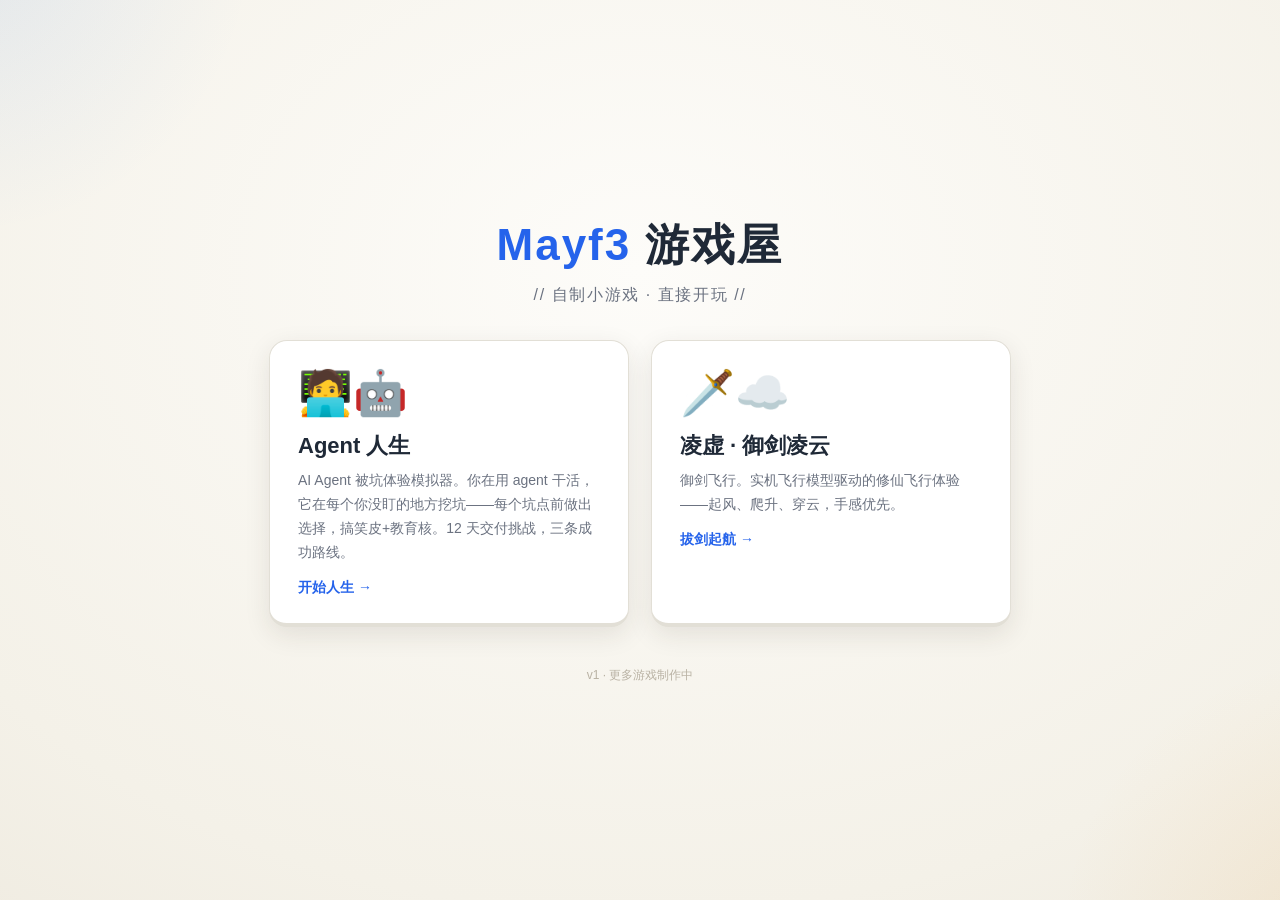
<file: index.html>
<!DOCTYPE html>
<html lang="zh-CN">
<head>
<meta charset="UTF-8">
<meta name="viewport" content="width=device-width, initial-scale=1.0">
<title>Mayf3 游戏屋</title>
<style>
:root{--ink:#1f2937;--subtle:#6b7280;--accent:#2563eb;--border:#e2dfd6}
*{box-sizing:border-box;margin:0;padding:0}
body{font-family:"PingFang SC","Noto Sans SC",sans-serif;color:var(--ink);min-height:100vh;
  background:
    radial-gradient(circle 420px at -40px -60px, rgba(59,130,246,.10), transparent 70%),
    radial-gradient(circle 400px at calc(100% + 60px) calc(100% + 40px), rgba(242,166,64,.12), transparent 70%),
    radial-gradient(120% 130% at 50% 30%, #fdfcf9 0%, #f4f1e8 55%, #e8e2d5 100%);
  background-attachment:fixed;display:flex;flex-direction:column;align-items:center;justify-content:center;
  min-height:100vh;padding:24px}
h1{font-size:44px;font-weight:800;letter-spacing:2px}
h1 .en{color:var(--accent)}
.subtitle{color:var(--subtle);margin:10px 0 34px;font-size:16px;letter-spacing:.1em}
.cards{display:flex;gap:22px;flex-wrap:wrap;justify-content:center;max-width:820px}
.card{display:block;width:360px;background:#fff;border:1px solid var(--border);border-bottom-width:4px;
  border-radius:18px;padding:26px 28px;text-decoration:none;color:var(--ink);
  box-shadow:0 8px 26px rgba(46,41,26,.10);transition:transform .18s cubic-bezier(.34,1.56,.64,1),box-shadow .18s,border-color .18s}
.card:hover{transform:translateY(-4px);border-color:var(--accent);box-shadow:0 14px 34px rgba(37,99,235,.18)}
.card .icon{font-size:44px;margin-bottom:12px}
.card h2{font-size:22px;margin-bottom:8px}
.card p{font-size:14px;color:var(--subtle);line-height:1.7}
.card .go{display:inline-block;margin-top:14px;color:var(--accent);font-weight:700;font-size:14px}
.footer{margin-top:40px;color:#b9b2a4;font-size:12px}
</style>
</head>
<body>
<h1><span class="en">Mayf3</span> 游戏屋</h1>
<div class="subtitle">// 自制小游戏 · 直接开玩 //</div>
<div class="cards">
  <a class="card" href="/agent-life/">
    <div class="icon">🧑‍💻🤖</div>
    <h2>Agent 人生</h2>
    <p>AI Agent 被坑体验模拟器。你在用 agent 干活，它在每个你没盯的地方挖坑——每个坑点前做出选择，搞笑皮+教育核。12 天交付挑战，三条成功路线。</p>
    <span class="go">开始人生 →</span>
  </a>
  <a class="card" href="/lingxu/">
    <div class="icon">🗡️☁️</div>
    <h2>凌虚 · 御剑凌云</h2>
    <p>御剑飞行。实机飞行模型驱动的修仙飞行体验——起风、爬升、穿云，手感优先。</p>
    <span class="go">拔剑起航 →</span>
  </a>
</div>
<div class="footer">v1 · 更多游戏制作中</div>
</body>
</html>
</file>
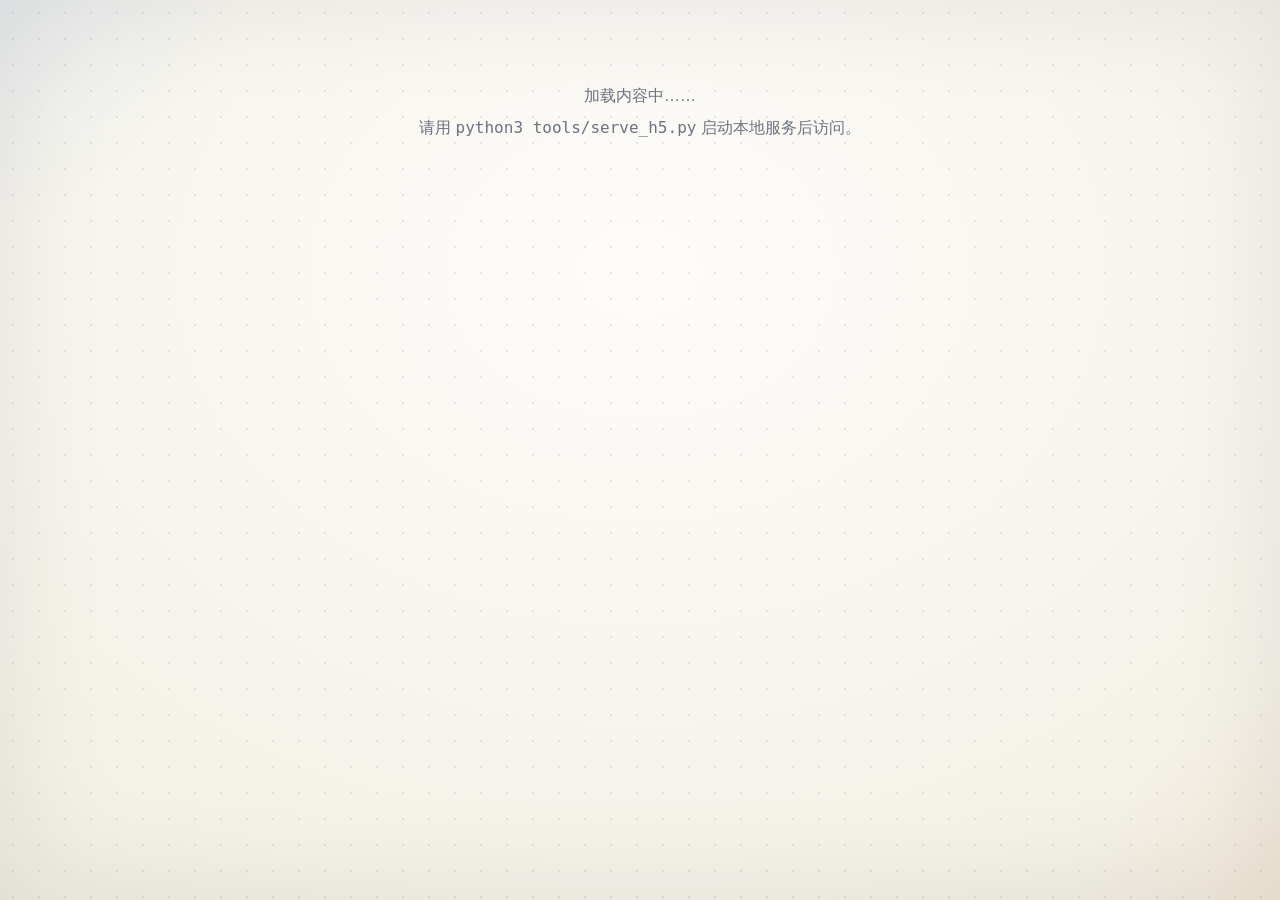
<file: agent-life/index.html>
<!DOCTYPE html>
<html lang="zh-CN">
<head>
<meta charset="UTF-8">
<meta name="viewport" content="width=device-width, initial-scale=1.0">
<title>Agent 人生 · H5 预览</title>
<style>
/* v3 视觉体系（对齐 Godot 版 + Gemini 参数 2026-11-17）+ 动效层：暖纸亮色 / 卡片厚边投影 / 双色光斑 / 逐条出现+打字机 */
:root{
  --bg:#f6f4ef; --panel:#ffffff; --text:#1f2937; --subtle:#6b7280;
  --accent:#2563eb; --good:#059669; --bad:#dc2626; --warn:#b45309;
  --border:#e2dfd6; --divider:#e5e1d8; --shadow:rgba(46,41,26,.08);
  --u-bg:#eff6ff; --a-bg:#ecfdf5; --s-bg:#fffbeb;
}
*{box-sizing:border-box;margin:0;padding:0}
html{background:#e8e2d5}
body{
  font-family:"PingFang SC","Noto Sans SC",sans-serif;color:var(--text);min-height:100vh;
  background:
    radial-gradient(circle 460px at -60px -80px, rgba(59,130,246,.10), transparent 70%),
    radial-gradient(circle 420px at calc(100% + 80px) calc(100% + 60px), rgba(242,166,64,.12), transparent 70%),
    radial-gradient(120% 130% at 50% 30%, #fdfcf9 0%, #f4f1e8 55%, #e8e2d5 100%);
  background-attachment:fixed;
}
/* 程序员点阵手账纹理（低存在感） */
body::before{
  content:"";position:fixed;inset:0;pointer-events:none;z-index:0;
  background-image:radial-gradient(rgba(100,116,139,.16) 1px, transparent 1px);
  background-size:26px 26px;
}
/* 暗角：聚拢视线 */
body::after{
  content:"";position:fixed;inset:0;pointer-events:none;z-index:1;
  box-shadow:inset 0 0 120px rgba(15,23,42,.08);
}
#app,#mascot{position:relative;z-index:2}

/* 危机警报呼吸层（任一数值 <25） */
#alarm{position:fixed;inset:0;pointer-events:none;z-index:15;opacity:0;
  box-shadow:inset 0 0 90px rgba(239,68,68,.25);transition:opacity .6s}
#alarm.on{animation:alarmBreath 1.5s ease-in-out infinite alternate;opacity:1}
@keyframes alarmBreath{from{opacity:.35}to{opacity:1}}
#app{max-width:900px;margin:0 auto;padding:0 20px 60px}

/* 顶栏托盘 */
.topbar{position:sticky;top:0;z-index:30;display:flex;align-items:center;gap:12px;flex-wrap:wrap;
  padding:12px 18px;margin:0 -20px 18px;background:rgba(255,255,255,.72);
  border-bottom:1px solid #e6e0d4;backdrop-filter:blur(6px);box-shadow:0 2px 10px rgba(46,41,26,.05)}
.scenario{font-size:21px;font-weight:700;color:var(--accent)}
.turn{color:var(--subtle);font-size:14px}
.spacer{flex:1}
.pill{position:relative;overflow:hidden;background:#fff;border:1px solid var(--border);border-radius:14px;
  padding:6px 13px;font-size:13px;color:var(--subtle);display:flex;gap:7px;align-items:center;
  box-shadow:0 3px 8px var(--shadow);transition:transform .3s}
.pill .fill{position:absolute;left:0;top:0;bottom:0;width:0;transition:width .5s cubic-bezier(.34,1.56,.64,1);
  background:rgba(15,23,42,.05);pointer-events:none}
.pill.bad .fill{background:rgba(220,38,38,.10)} .pill.good .fill{background:rgba(5,150,105,.10)}
.pill b{font-size:17px;font-weight:700;color:var(--text);position:relative}
.pill .pname,.pill b{position:relative;z-index:1}
.pill.bad{border-color:rgba(220,38,38,.55)} .pill.bad b,.pill.bad .pname{color:var(--bad)}
.pill.good{border-color:rgba(5,150,105,.5)} .pill.good b,.pill.good .pname{color:var(--good)}
.pill.flash{animation:pillFlash .6s ease}
@keyframes pillFlash{30%{box-shadow:0 0 0 5px rgba(37,99,235,.18);transform:scale(1.08)}}
.pill.shake{animation:pillShake .3s ease}
@keyframes pillShake{25%{transform:translateX(-4px)}75%{transform:translateX(4px)}}
.pill .predot{position:absolute;top:-5px;right:10px;width:8px;height:8px;border-radius:50%;
  background:var(--accent);opacity:0;transform:scale(.4)}
.pill.pred .predot{opacity:1;animation:dotPulse .8s ease-in-out infinite alternate}
@keyframes dotPulse{from{transform:scale(.5)}to{transform:scale(1.1)}}
.pill.flash{animation:pillFlash .6s ease}
@keyframes pillFlash{30%{box-shadow:0 0 0 5px rgba(37,99,235,.18);transform:scale(1.08)}}

/* 聊天区：逐条入场 + 打字机 */
.chat{display:flex;flex-direction:column;gap:14px}
.msg{display:flex;gap:12px;align-items:flex-start;opacity:0;transform:translateY(14px);animation:msgIn .38s ease forwards}
@keyframes msgIn{to{opacity:1;transform:none}}
.badge{flex:0 0 46px;width:46px;height:46px;border-radius:50%;display:flex;align-items:center;justify-content:center;
  font-size:21px;border:1px solid;box-shadow:0 3px 8px var(--shadow)}
.badge.user{background:var(--u-bg);border-color:rgba(37,99,235,.55)}
.badge.agent{background:var(--a-bg);border-color:rgba(5,150,105,.55)}
.badge.system{background:var(--s-bg);border-color:rgba(180,83,9,.5)}
.bubble{flex:1;background:#fff;border:1px solid var(--border);border-left-width:4px;border-bottom-width:3px;
  border-radius:4px 12px 12px 4px;padding:11px 16px;box-shadow:0 5px 14px var(--shadow);
  font-size:17px;line-height:1.8}
.msg.user .bubble{background:var(--u-bg);border-left-color:var(--accent)}
.msg.agent .bubble{background:var(--a-bg);border-left-color:var(--good)}
.msg.system .bubble{background:var(--s-bg);border-left-color:var(--warn);color:#475569}
.who-tag{font-size:11px;letter-spacing:.05em;opacity:.55;margin-bottom:3px;font-weight:600}
.cursor{display:inline-block;width:10px;color:var(--accent);animation:blink .8s steps(1) infinite;font-weight:700}
@keyframes blink{50%{opacity:0}}
.title-row{display:flex;align-items:center;gap:12px;margin:14px 0 8px}
.title-row .bar{flex:0 0 6px;height:34px;border-radius:3px;background:var(--accent)}
.title-row h1{font-size:27px;font-weight:800;letter-spacing:.5px}
.deltas{color:var(--subtle);font-size:14px;padding:4px 6px;animation:msgIn .3s ease}
.deltas .up{color:var(--good);font-weight:700} .deltas .down{color:var(--bad);font-weight:700}

/* 选项区 */
.choices{margin-top:24px;border-top:1px solid var(--divider);padding-top:18px;display:flex;flex-direction:column;gap:12px}
.choice{
  position:relative;display:flex;gap:13px;align-items:stretch;width:100%;text-align:left;cursor:pointer;
  background:#fff;border:1px solid var(--border);border-bottom-width:3px;border-radius:12px;
  padding:15px 18px 15px 15px;font-size:16px;line-height:1.6;color:var(--text);
  box-shadow:0 5px 16px var(--shadow);
  transition:transform .16s cubic-bezier(.34,1.56,.64,1),box-shadow .16s ease,background .16s ease,border-color .16s ease;
  animation:msgIn .3s ease backwards}
.choice:nth-child(2){animation-delay:.06s} .choice:nth-child(3){animation-delay:.12s} .choice:nth-child(4){animation-delay:.18s}
.choice:hover{transform:scale(1.015);background:var(--u-bg);border-color:var(--accent);
  border-bottom-width:4px;box-shadow:0 8px 22px rgba(37,99,235,.18)}
.choice:active{transform:scale(.985);border-bottom-width:1px;box-shadow:0 2px 5px var(--shadow)}
.choice .bar{flex:0 0 4px;border-radius:2px;background:var(--accent)}
.choice .num{flex:0 0 24px;height:24px;border-radius:6px;background:#f1f5f9;border:1px solid #94a3b8;
  border-bottom-width:2px;color:#334155;display:flex;align-items:center;justify-content:center;
  font-size:13px;font-weight:700;align-self:center;box-shadow:0 1px 0 #94a3b8}
.choice.probe .num{background:#fffbeb;border-color:var(--warn);color:#92400e;box-shadow:0 1px 0 var(--warn)}
.choice.probe{color:#92400e}
.choice.probe .bar{background:var(--warn)}
.choice.probe:hover{background:#fffbeb;border-color:var(--warn);box-shadow:0 8px 22px rgba(180,83,9,.16)}
.choice.fade-out{opacity:0;transform:translateX(-16px);transition:opacity .2s,transform .2s}
.choice.chosen{background:#eff6ff;border-color:var(--accent);border-bottom-width:4px;box-shadow:0 8px 22px rgba(37,99,235,.18)}
.tagchip{flex:0 0 auto;background:rgba(180,83,9,.12);color:#92400e;border-radius:6px;padding:2px 9px;
  font-size:12px;font-weight:700;align-self:center}
.continue-btn{background:linear-gradient(180deg,#3b82f6,#2563eb);color:#fff;border:none;border-bottom:3px solid #1e40af;
  border-radius:12px;padding:15px;font-size:17px;font-weight:600;cursor:pointer;
  box-shadow:0 6px 18px rgba(37,99,235,.30);transition:filter .15s,transform .15s;animation:msgIn .3s ease}
.continue-btn:hover{filter:brightness(1.08);transform:translateY(-1px)}

/* 主菜单 */
.menu{position:relative;min-height:92vh;display:flex;flex-direction:column;align-items:center;justify-content:center;text-align:center;overflow:hidden}
.menu h1{font-size:64px;font-weight:800;letter-spacing:2px}
.menu h1 .en{color:var(--accent)} .menu h1 .cn{color:#111827}
.menu .subtitle{font-size:20px;color:var(--subtle);margin:10px 0 6px}
.menu .divider{width:420px;height:1px;background:var(--divider);margin:22px 0 30px}
.menu .choices{border-top:none;padding-top:0;width:380px;margin-top:0}
.menu .choice{justify-content:center;font-weight:600;font-size:17px;
  background:#fff;border-color:var(--accent);border-bottom-width:3px}
.menu .choice .num{display:none}
.menu .choice.subtle{border-color:var(--border);color:var(--text);font-weight:400}
.menu .quit{margin-top:26px;background:none;border:none;color:#9ca3af;font-size:14px;cursor:pointer}
.menu .quit:hover{color:var(--subtle)}
.menu .version{position:fixed;right:18px;bottom:12px;font-size:12px;color:#b9b2a4}
.deco{position:absolute;font-size:46px;opacity:.16;pointer-events:none;animation:floaty 6s ease-in-out infinite alternate}
.deco:nth-of-type(1){top:12%;left:12%}
.deco:nth-of-type(2){top:20%;right:14%;animation-delay:1.2s;font-size:38px}
.deco:nth-of-type(3){bottom:18%;left:16%;animation-delay:2s;font-size:40px}
.deco:nth-of-type(4){top:8%;right:34%;animation-delay:.6s;font-size:34px}
.deco:nth-of-type(5){bottom:12%;right:22%;animation-delay:1.6s;font-size:42px}
@keyframes floaty{from{transform:translateY(-10px) rotate(-6deg)}to{transform:translateY(10px) rotate(8deg)}}

/* 弹层 */
.overlay{position:fixed;inset:0;background:rgba(20,24,33,.55);display:flex;align-items:center;justify-content:center;padding:24px;z-index:20}
.panel{background:#fff;border:1px solid #dfd9ce;border-bottom-width:3px;border-radius:22px;max-width:700px;width:100%;
  padding:32px 36px;box-shadow:0 14px 48px rgba(15,18,26,.28);max-height:88vh;overflow:auto}
.panel .tag{font-size:13px;color:var(--accent);letter-spacing:.5px;font-weight:600}
.panel h2{font-size:27px;margin:6px 0 10px;font-weight:800}
.panel p{font-size:16px;line-height:1.8;margin:8px 0;color:var(--text)}
.panel .stats{display:flex;gap:4px;background:#f0eee6;border-radius:8px;padding:12px 8px;margin:16px 0}
.panel .stats div{flex:1;text-align:center}
.panel .stats i{display:block;font-style:normal;font-size:12px;color:var(--subtle);margin-bottom:2px}
.panel .stats b{font-size:21px;font-weight:800}
.panel .ledger{font-size:14px;color:var(--subtle);line-height:1.8;border-top:1px solid var(--divider);padding-top:12px}
.btn-row{display:flex;justify-content:center;gap:16px;margin-top:20px}
button.primary{background:linear-gradient(180deg,#3b82f6,#2563eb);color:#fff;border:none;border-bottom:3px solid #1e40af;
  border-radius:12px;padding:12px 30px;font-size:16px;font-weight:600;cursor:pointer;box-shadow:0 6px 16px rgba(37,99,235,.32);transition:filter .15s}
button.primary:hover{filter:brightness(1.08)}
button.plain{background:#fff;border:1px solid var(--border);border-bottom-width:2px;border-radius:12px;padding:12px 30px;font-size:16px;color:var(--subtle);cursor:pointer;transition:color .15s,border-color .15s}
button.plain:hover{color:var(--accent);border-color:var(--accent)}

/* 看板娘：默认右下角紧凑版；≥1440px 宽屏切右上舞台（避开 900px 内容列） */
#mascot{position:fixed;right:18px;bottom:18px;width:210px;text-align:center;z-index:32;
  display:flex;flex-direction:column;--ring:rgba(37,99,235,.25)}
#mascot.hidden{display:none}
#mascot .bubble2{position:relative;background:#fff;border:1px solid #d6e0f0;border-bottom-width:3px;border-radius:16px;
  padding:12px 14px;font-size:13px;line-height:1.7;color:#334155;min-height:56px;
  box-shadow:0 5px 16px rgba(46,41,26,.10)}
#mascot .bubble2::after{content:"";position:absolute;bottom:-6px;right:22px;width:11px;height:11px;
  background:#fff;border-right:1px solid #d6e0f0;border-bottom:1px solid #d6e0f0;transform:rotate(45deg)}
#mascot .face{width:72px;height:72px;margin:0 auto;border-radius:50%;
  background:linear-gradient(180deg,#f2f7ff,#eef4ff);border:2px solid #fff;
  box-shadow:0 6px 18px rgba(37,99,235,.20),0 0 0 6px var(--ring);
  display:flex;align-items:center;justify-content:center;font-size:34px;
  animation:breathe 3s ease-in-out infinite;transition:box-shadow .4s}
@keyframes breathe{0%,100%{transform:translateY(0) scale(1,1)}50%{transform:translateY(-4px) scale(.98,1.03)}}
#mascot .face.jelly{animation:jelly .46s cubic-bezier(.34,1.56,.64,1)}
@keyframes jelly{0%{transform:scale(1.25,.8)}45%{transform:scale(.9,1.15)}100%{transform:scale(1,1)}}
#mascot .name{font-size:12px;font-weight:600;color:var(--subtle);margin-top:7px}
@media (min-width:1440px){
  #mascot{right:26px;top:110px;bottom:auto;width:250px}
  #mascot .bubble2{font-size:14px;padding:13px 15px}
  #mascot .face{width:96px;height:96px;font-size:44px}
}
.loading{text-align:center;padding:80px 20px;color:var(--subtle);font-size:16px;line-height:2}

/* v0.7：轻提示与坑点卡结构化 */
.toast{position:fixed;bottom:24px;left:50%;transform:translateX(-50%);background:#111827;color:#f8fafc;
  border-radius:10px;padding:10px 20px;font-size:14px;z-index:40;box-shadow:0 8px 24px rgba(0,0,0,.3);
  animation:msgIn .25s ease}
.card-panel .warnbar{height:6px;border-radius:4px;margin:-12px -12px 14px;
  background:linear-gradient(90deg,#ef4444,#f59e0b)}
.defense-box{background:#f8fafc;border-left:4px solid #3b82f6;border-radius:0 8px 8px 0;
  padding:12px 16px;margin:12px 0}
.defense-title{font-weight:700;font-size:14px;color:#1e40af;margin-bottom:6px}
.defense-item{font-size:15px;line-height:1.9}
.mystery{color:#9ca3af}

.hint-box{background:#eff6ff;border-left:4px solid #3b82f6;border-radius:0 8px 8px 0;
  padding:12px 16px;margin:14px 0 4px;font-size:15px;line-height:1.7;color:#1e40af}
</style>
</head>
<body>
<div id="app"><div class="loading">加载内容中……<br>请用 <code>python3 tools/serve_h5.py</code> 启动本地服务后访问。</div></div>
<div id="alarm"></div>
<div id="mascot" class="hidden">
  <div class="bubble2" id="m-line">我是小D，全程陪跑～</div>
  <div class="face" id="m-face">🙂</div>
  <div class="name">小D</div>
</div>
<script src="rules.js"></script>
<script src="engine.js?v=7"></script>
</body>
</html>
</file>
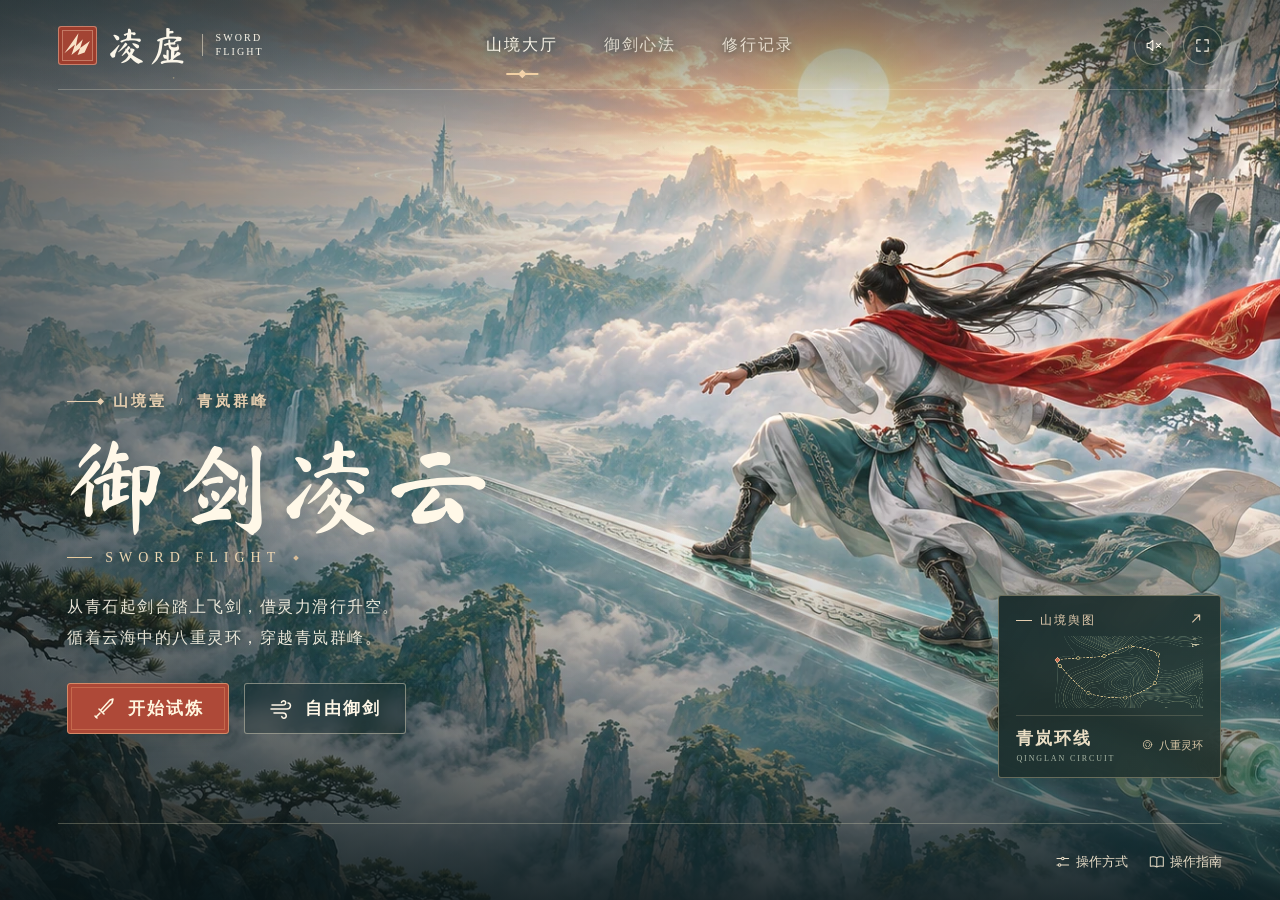
<file: lingxu/index.html>
<!doctype html>
<html lang="zh-CN">
  <head>
    <meta charset="utf-8" />
    <meta
      name="viewport"
      content="width=device-width,initial-scale=1,viewport-fit=cover"
    />
    <meta name="theme-color" content="#192e2c" />
    <title>凌虚 · 御剑凌云</title>
    <link
      rel="icon"
      href="data:image/svg+xml,%3Csvg xmlns='http://www.w3.org/2000/svg' viewBox='0 0 32 32'%3E%3Crect width='32' height='32' rx='4' fill='%23a74130'/%3E%3Cpath d='m5 23 11-17 1 13 9-6-2 10' stroke='%23fff0d6' fill='none' stroke-width='2'/%3E%3C/svg%3E"
    />
    <link rel="stylesheet" href="style.css?v=5e4fa3620514" />
  </head>
  <body>
    <div id="game" data-screen="home">
      <div class="art" aria-hidden="true"></div>
      <div class="art-shade"></div>
      <canvas id="atmosphere" aria-hidden="true"></canvas>
      <div id="viewport"></div>
      <header>
        <button class="brand" data-action="home" aria-label="凌虚，返回山境">
          <span class="brand-symbol"
            ><svg viewBox="0 0 40 40" fill="none">
              <path
                d="M5 30 21 7l-3 15 8-8-3 10 11-8-6 13-8 3 3-8-10 8 4-12Z"
                fill="currentColor"
              /></svg></span
          ><span class="brand-name">凌虚</span><span class="brand-line"></span
          ><span class="brand-en">SWORD<br />FLIGHT</span>
        </button>
        <nav aria-label="主导航">
          <button class="active" data-action="home">山境大厅</button
          ><button data-action="guide">御剑心法</button
          ><button data-action="records">修行记录</button>
        </nav>
        <div class="utilities">
          <button
            class="icon-btn"
            id="touch-help"
            data-action="guide"
            title="触屏操作"
            aria-label="触屏操作指南"
          >
            <i data-icon="help"></i>
          </button>
          <button
            class="icon-btn"
            id="audioButton"
            data-action="sound"
            title="开启声音"
            aria-label="开启声音"
          ></button
          ><button
            class="icon-btn full-btn"
            data-action="fullscreen"
            title="全屏"
            aria-label="全屏"
          >
            <i data-icon="expand"></i></button
          ><button
            class="icon-btn play-only"
            data-action="pause"
            title="暂停"
            aria-label="暂停"
          >
            <i data-icon="pause"></i>
          </button>
        </div>
      </header>
      <main id="home">
        <section class="intro">
          <div class="chapter">
            <span class="chapter-rule"></span>山境壹
            <span class="divider-dot">/</span> 青岚群峰
          </div>
          <h1>御剑凌云</h1>
          <div class="english-title">
            <span></span>SWORD FLIGHT<span class="diamond"></span>
          </div>
          <p>
            从青石起剑台踏上飞剑，借灵力滑行升空。<br />循着云海中的八重灵环，穿越青岚群峰。
          </p>
          <div class="launch-actions">
            <button class="primary" data-action="trial">
              <i data-icon="sword"></i>开始试炼
              <span class="enter-key">↵</span></button
            ><button class="secondary" data-action="free">
              <i data-icon="wind"></i>自由御剑
            </button>
          </div>
        </section>
        <button
          class="chart-card"
          data-action="map"
          aria-label="查看青岚山境航线图"
        >
          <span class="card-eyebrow"
            ><span class="gold-line"></span>山境舆图
            <span class="card-expand"><i data-icon="diagonal"></i></span
          ></span>
          <canvas
            id="map-small"
            width="560"
            height="224"
            aria-hidden="true"
          ></canvas>
          <span class="chart-bottom"
            ><span><b>青岚环线</b><small>QINGLAN CIRCUIT</small></span
            ><span class="ring-count"
              ><i data-icon="ring"></i>八重灵环</span
            ></span
          >
        </button>
      </main>
      <footer id="home-footer">
        <span class="footer-label"><i data-icon="keyboard"></i> 基础操控</span
        ><span class="shortcut"><kbd>W</kbd><kbd>S</kbd>升降</span
        ><span class="shortcut"><kbd>A</kbd><kbd>D</kbd>转向</span
        ><span class="shortcut"><kbd>Shift</kbd>聚气加速</span
        ><span class="shortcut"><kbd>Space</kbd>收势减速</span
        ><span class="footer-links"
          ><button data-action="chooseControls" class="input-settings">
            <i data-icon="controls"></i>操作方式</button
          ><button data-action="guide" class="footer-help">
            <i data-icon="book"></i>操作指南
          </button></span
        >
      </footer>
      <section id="hud" aria-label="飞行仪表">
        <div class="objective hudbox">
          <div class="hud-kicker">
            <span class="live-dot"></span><span id="mode-label">穿环试炼</span>
          </div>
          <h2 id="gate-title"></h2>
          <div id="gate-sub"></div>
          <div id="gate-dots"></div>
        </div>
        <div id="compass" aria-label="航向"></div>
        <div class="direction" id="direction"></div>
        <div id="live-message" role="status"></div>
        <aside class="meridians instrument" aria-label="灵力周天">
          <div class="instrument-heading">
            <span class="instrument-glyph">◈</span><b>灵力周天</b
            ><span class="reading-tag" id="qi-state">静息</span>
          </div>
          <canvas
            id="meridians"
            width="210"
            height="145"
            aria-label="人物经脉与灵力流向"
          ></canvas>
          <div class="qiline">
            <span>丹田</span>
            <div><em id="qibar"></em></div>
            <strong id="qival">100</strong>
          </div>
        </aside>
        <div class="telemetry instrument">
          <div class="instrument-heading">
            <i data-icon="wind"></i><b>实时剑速</b
            ><span id="drive-state" class="reading-tag">停剑</span>
          </div>
          <div class="speed-value"><b id="speed">0</b><span>km/h</span></div>
          <div class="speed-track"><div id="speed-fill"></div></div>
          <div class="speed-scale">
            <span>0</span><span>60</span><span>120</span>
          </div>
          <div class="flight-readings">
            <span>海拔 <b id="altitude">65</b> m</span
            ><span id="motion-readout">静止</span>
          </div>
          <div id="pump-meter"></div>
        </div>
        <aside class="live-map instrument" aria-label="神识探知雷达">
          <div class="instrument-heading">
            <span class="instrument-glyph">⌖</span><b>神识探知</b
            ><span class="reading-tag">120 m</span>
          </div>
          <canvas
            id="map-live"
            width="210"
            height="150"
            aria-label="以剑首为正前方的附近目标"
          ></canvas>
          <div id="map-caption">◇ 灵环　△ 峰　⌂ 楼阁</div>
        </aside>
        <div class="launch-lesson" id="launch-lesson" hidden>
          <button id="launch-control" type="button" aria-label="地面起剑操作">
            <span class="lesson-key" id="lesson-key">W</span>
            <span class="lesson-action" id="lesson-action">走近飞剑</span
            ><span class="press-hint" id="press-hint">按住</span>
            <span class="action-track" aria-hidden="true"
              ><i id="action-fill"></i
            ></span>
          </button>
        </div>
        <div class="touch-controls">
          <div
            class="touch-pad"
            aria-label="左拇指摇杆，上推爬升，下拉俯冲，左右转向"
          >
            <div class="stick-ring">
              <i class="pad-north">升</i><i class="pad-south">降</i
              ><i class="pad-west">左</i><i class="pad-east">右</i
              ><span class="stick-thumb"></span>
            </div>
            <span class="pad-name">御剑</span>
          </div>
          <div class="touch-actions" aria-label="右拇指操控">
            <button
              class="pump-btn"
              data-hold="pump"
              aria-label="按住屈膝，回平时松开"
            >
              <i data-icon="spring"></i><b>屈膝</b>
            </button>
            <button
              class="brake-btn"
              data-hold="brake"
              aria-label="按住收势减速"
            >
              <i data-icon="brake"></i><b>收势</b>
            </button>
            <button
              class="boost-btn"
              data-hold="boost"
              aria-label="轻点切换持续聚气，按住临时加速"
            >
              <i data-icon="wind"></i><b>聚气</b>
            </button>
          </div>
        </div>
        <div class="flight-keys">
          <span><kbd>W S</kbd>升降</span><span><kbd>A D</kbd>压刃</span
          ><span><kbd>Shift</kbd>聚气</span><span><kbd>Space</kbd>收势</span
          ><span><kbd>E</kbd>屈膝</span
          ><button data-action="recover"><kbd>R</kbd>归位</button
          ><button data-action="pause"><kbd>Esc</kbd>暂停</button>
        </div>
      </section>
      <div id="overlay">
        <section
          id="dialog"
          role="dialog"
          aria-modal="true"
          aria-labelledby="dialog-title"
          tabindex="-1"
          data-kind="input-choice"
        >
          <div class="modal-kicker">FLIGHT CONTROLS</div>
          <h2 id="dialog-title">选择操作方式</h2>
          <div class="input-choices">
            <button
              type="button"
              class="control-choice"
              data-action="chooseTouch"
            >
              <i class="choice-icon" data-icon="phone"></i
              ><strong>手机触屏</strong><small>屏幕摇杆 · 双拇指操控</small>
            </button>
            <button
              type="button"
              class="control-choice"
              data-action="chooseKeyboard"
            >
              <i class="choice-icon" data-icon="keyboard"></i
              ><strong>电脑键鼠</strong><small>WASD 驾驶 · Shift 加速</small>
            </button>
          </div>
        </section>
      </div>
      <div id="notice" role="status" aria-live="polite"></div>
    </div>
    <script src="app.js?v=34fca1f05676" defer></script>
  
<script>
// 自动选择操控方式（v0.8 设备适配）：强特征自动直进，模糊设备交给用户。
// 手选记忆：用户真实点击（isTrusted）时保存偏好，下次直接进入。
(function () {
  function pick(action) {
    var btn = document.querySelector('.control-choice[data-action="' + action + '"]');
    if (btn) btn.click();
  }
  function detect() {
    var ua = navigator.userAgent;
    var touch = (navigator.maxTouchPoints || 0) > 1 && ("ontouchstart" in window);
    var small = Math.min(screen.width, screen.height) <= 600;
    if (/Android|iPhone|iPad|Mobile|HarmonyOS/i.test(ua) && touch) return "chooseTouch";
    if (!touch && !small) return "chooseKeyboard";
    return ""; // 触屏笔电等模糊设备：留给用户手选
  }
  // 记住用户的手动选择（真实点击才计入）
  document.addEventListener("click", function (e) {
    var b = e.target.closest && e.target.closest(".control-choice");
    if (b && e.isTrusted) {
      try { localStorage.setItem("lingxu-controls", b.dataset.action || ""); } catch (err) {}
    }
  });
  function tryAutoPick() {
    var saved = "";
    try { saved = localStorage.getItem("lingxu-controls") || ""; } catch (err) {}
    if (saved === "chooseTouch") { pick("chooseTouch"); return true; }
    if (saved === "chooseKeyboard") { pick("chooseKeyboard"); return true; }
    var btn = document.querySelector('.control-choice[data-action="chooseTouch"], .control-choice[data-action="chooseKeyboard"]');
    if (btn) { pick(btn.dataset.action); return true; }
    return false;
  }
  document.addEventListener("DOMContentLoaded", function () {
    var attempts = 0;
    var timer = setInterval(function () {
      attempts++;
      if (tryAutoPick() || attempts > 50) { clearInterval(timer); }
    }, 300);
  });
})();
</script>
</body>
</html>
</file>
<file: lingxu/style.css>
@font-face {
  font-family: Brush;
  src: url("assets/brush.ttf");
}
* {
  box-sizing: border-box;
}
html,
body,
#game {
  width: 100%;
  height: 100%;
  margin: 0;
  overflow: hidden;
}
body {
  background: #172e31;
  color: #fbf6e9;
  font-family: "PingFang SC", "Microsoft YaHei", system-ui, sans-serif;
  -webkit-font-smoothing: antialiased;
}
button {
  color: inherit;
  font: inherit;
  cursor: pointer;
  border: 0;
  background: none;
  touch-action: manipulation;
}
button:focus-visible {
  outline: 2px solid #ffe4a1;
  outline-offset: 4px;
}
i[data-icon] {
  display: inline-flex;
  align-items: center;
  justify-content: center;
}
svg.icon {
  width: 1.2em;
  height: 1.2em;
  display: block;
  stroke: currentColor;
  stroke-width: 1.55;
  fill: none;
  stroke-linecap: round;
  stroke-linejoin: round;
}
.art,
.art-shade,
#atmosphere,
#viewport {
  position: absolute;
  inset: 0;
  width: 100%;
  height: 100%;
}
.art {
  background: url("assets/qinglan.webp") center center/cover no-repeat;
}
.art-shade {
  background:
    linear-gradient(
      180deg,
      rgba(14, 26, 27, 0.45),
      transparent 18%,
      transparent 56%,
      rgba(9, 24, 26, 0.39) 82%,
      rgba(7, 20, 23, 0.84)
    ),
    linear-gradient(
      90deg,
      rgba(8, 22, 26, 0.55) 0%,
      rgba(12, 31, 34, 0.27) 29%,
      transparent 54%
    );
}
#atmosphere {
  pointer-events: none;
}
#viewport {
  display: none;
}
#viewport canvas {
  display: block;
  width: 100%;
  height: 100%;
}
header {
  position: absolute;
  top: 0;
  left: 0;
  width: 100%;
  z-index: 3;
  display: flex;
  align-items: center;
  padding: 0 clamp(24px, 4.5vw, 84px);
  height: 90px;
  gap: 30px;
  background: linear-gradient(180deg, #0e1f2433, transparent);
}
header:after {
  content: "";
  position: absolute;
  bottom: 0;
  left: 4.5%;
  right: 4.5%;
  height: 1px;
  background: linear-gradient(90deg, #fff6de40, #fff6de27 70%, #fff6de40);
}
.brand {
  display: flex;
  align-items: center;
  gap: 10px;
  padding: 0;
  white-space: nowrap;
}
.brand-symbol {
  display: grid;
  place-items: center;
  width: 39px;
  height: 39px;
  border: 1px solid #edb79f80;
  border-radius: 3px;
  background: #a34434;
  box-shadow:
    inset 0 0 0 3px #9d3d2d,
    inset 0 0 0 4px #e5b49b79;
  color: #f9e3c9;
}
.brand-symbol svg {
  width: 95%;
}
.brand-name {
  font-family: Brush, "Xingkai SC", serif;
  font-size: 39px;
  letter-spacing: 2px;
}
.brand-line {
  height: 22px;
  width: 1px;
  background: #f2e7d18c;
  margin: 0 3px;
}
.brand-en {
  font-family: Georgia, "Times New Roman", serif;
  font-size: 10px;
  letter-spacing: 2.1px;
  text-align: left;
  line-height: 1.45;
}
.utilities {
  margin-left: auto;
  display: flex;
  gap: 10px;
}
.icon-btn {
  width: 39px;
  height: 39px;
  border: 1px solid #f4ecd35c;
  border-radius: 50%;
  background: #172a2b27;
  display: grid;
  place-items: center;
}
.icon-btn:hover,
.secondary:hover {
  background: #1537378a;
  border-color: #fbe7c7;
}
.icon-btn svg {
  width: 17px;
  height: 17px;
}
nav {
  position: absolute;
  top: 0;
  height: 100%;
  left: 50%;
  transform: translateX(-50%);
  align-self: stretch;
  display: flex;
  gap: clamp(18px, 3.1vw, 60px);
}
nav button {
  position: relative;
  white-space: nowrap;
  padding: 0 3px;
  opacity: 0.78;
  font:
    16px "Songti SC",
    SimSun,
    serif;
  letter-spacing: 2px;
  text-shadow: 0 1px 8px #203836;
}
nav button:hover,
nav button.active {
  opacity: 1;
}
nav button.active:after {
  content: "";
  position: absolute;
  width: 32px;
  height: 2px;
  background: #f1d0a4;
  bottom: 15px;
  left: 50%;
  transform: translateX(-50%);
}
nav button.active:before {
  content: "";
  position: absolute;
  width: 6px;
  height: 6px;
  bottom: 13px;
  left: 50%;
  transform: translateX(-50%) rotate(45deg);
  background: #f4d3ad;
}
#home {
  position: absolute;
  inset: 90px 0 83px;
  pointer-events: none;
}
#home button {
  pointer-events: auto;
}
.intro {
  position: absolute;
  left: 5.25%;
  bottom: clamp(42px, 9.2vh, 130px);
  max-width: 65%;
}
.chapter,
.card-eyebrow,
.hud-kicker {
  display: flex;
  align-items: center;
  gap: 12px;
  color: #e5ceb0;
  font-size: 13px;
  letter-spacing: 3px;
}
.chapter {
  font-family: "Songti SC", SimSun, serif;
  font-weight: 600;
  font-size: 15px;
  text-shadow: 0 1px 7px #162e2d;
}
.chapter-rule,
.gold-line {
  display: block;
  height: 1px;
  width: 34px;
  background: currentColor;
  position: relative;
}
.chapter-rule:after {
  content: "";
  position: absolute;
  right: -2px;
  top: -2px;
  width: 5px;
  height: 5px;
  background: currentColor;
  transform: rotate(45deg);
}
.divider-dot {
  opacity: 0.6;
  font-size: 11px;
}
.intro h1 {
  font:
    normal clamp(76px, 8.2vw, 152px) / 1.18 Brush,
    "Xingkai SC",
    "Kaiti SC",
    serif;
  letter-spacing: 0.025em;
  margin: 13px 0 2px -0.04em;
  text-shadow: 0 2px 19px #0f302b45;
  color: #fff8e8;
}
.english-title {
  display: flex;
  align-items: center;
  gap: 13px;
  color: #edd7b2;
  letter-spacing: 0.43em;
  font:
    14px Georgia,
    serif;
  letter-spacing: 0.43em;
}
.english-title > span:first-child {
  height: 1px;
  width: 25px;
  background: #e7cb9e;
}
.diamond {
  transform: rotate(45deg);
  width: 4px;
  height: 4px;
  background: #d8bd99;
}
.intro p {
  color: #fbf5e6eb;
  font-size: 16px;
  letter-spacing: 1.5px;
  line-height: 1.95;
  margin: 25px 0 30px;
  text-shadow: 0 1px 9px #152d2a;
}
.launch-actions {
  display: flex;
  gap: 15px;
  align-items: center;
}
.primary,
.secondary {
  display: inline-flex;
  align-items: center;
  justify-content: center;
  gap: 12px;
  min-height: 51px;
  padding: 0 24px;
  font:
    600 17px "Songti SC",
    "STSong",
    SimSun,
    serif;
  letter-spacing: 2px;
  border-radius: 3px;
  transition:
    background 0.18s,
    transform 0.18s;
}
.primary {
  background: #ae4938;
  border: 1px solid #d58a68;
  box-shadow:
    inset 0 0 0 3px #ac4836,
    inset 0 0 0 4px #d17a58aa,
    0 5px 20px #17201a29;
  color: #fff6df;
}
.primary:hover {
  background: #bd5441;
  transform: translateY(-1px);
}
.primary > i,
.secondary > i {
  font-size: 20px;
}
.enter-key {
  font:
    14px Georgia,
    serif;
  border: 1px solid #f9d2b26b;
  line-height: 17px;
  padding: 0 4px;
  opacity: 0.8;
  margin-left: 4px;
}
.secondary {
  border: 1px solid #d9d4bd82;
  background: #172d2f59;
  backdrop-filter: blur(8px);
  color: #fff7e7;
}
.chart-card,
.hudbox {
  background: linear-gradient(120deg, #192b2bf2, #233530dc);
  backdrop-filter: blur(11px);
  border: 1px solid #ccbd956e;
  box-shadow: 0 7px 30px #0b201936;
}
.chart-card {
  position: absolute;
  right: 4.6%;
  bottom: 39px;
  width: clamp(207px, 17.4vw, 290px);
  border-radius: 3px;
  text-align: left;
  padding: 15px 17px 14px;
  color: #ebdfc5;
  transition:
    transform 0.18s,
    border-color 0.18s;
}
.chart-card:hover {
  transform: translateY(-3px);
  border-color: #cfb787;
}
.card-eyebrow {
  font-size: 12px;
  gap: 8px;
  letter-spacing: 2px;
}
.gold-line {
  width: 16px;
}
.card-expand {
  margin-left: auto;
  font-size: 13px;
}
.chart-card canvas {
  display: block;
  width: 100%;
  height: clamp(65px, 8vh, 105px);
  margin: 6px 0 7px;
}
.chart-bottom {
  display: flex;
  align-items: center;
  justify-content: space-between;
  border-top: 1px solid #d7c8a234;
  padding-top: 11px;
}
.chart-bottom b {
  display: block;
  font:
    600 17px "Songti SC",
    SimSun,
    serif;
  letter-spacing: 2px;
}
.chart-bottom small {
  display: block;
  margin-top: 4px;
  font:
    8px Georgia,
    serif;
  letter-spacing: 1.9px;
  color: #a9b6a5;
}
.ring-count {
  display: flex;
  gap: 5px;
  align-items: center;
  font-size: 11px;
  color: #dbc9a8;
}
footer {
  position: absolute;
  bottom: 0;
  left: 4.5%;
  right: 4.5%;
  height: 77px;
  border-top: 1px solid #ede7c643;
  display: flex;
  align-items: center;
  gap: clamp(13px, 2vw, 32px);
  font-size: 13px;
  color: #ede8d9;
}
.footer-label,
.footer-help,
.shortcut,
.flight-keys span,
.flight-keys button {
  display: flex;
  align-items: center;
  gap: 5px;
}
.footer-label {
  color: #d7c5a5;
  gap: 8px;
  margin-right: 4px;
}
.footer-help {
  margin-left: auto;
  gap: 8px;
  color: #e3d5b9;
  padding: 10px 0;
}
.shortcut {
  gap: 5px;
}
kbd {
  font:
    11px/20px ui-monospace,
    monospace;
  background: #1d2c2e55;
  border: 1px solid #c5c6b078;
  border-radius: 3px;
  padding: 0 5px;
  min-width: 20px;
  text-align: center;
  color: #f3eddb;
  letter-spacing: 0;
}
.shortcut kbd:last-of-type {
  margin-right: 3px;
}
#hud,
.play-only {
  display: none;
}
[data-screen="fly"] #viewport,
[data-screen="fly"] #hud {
  display: block;
}
[data-screen="fly"] .play-only {
  display: grid;
}
[data-screen="fly"] .art,
[data-screen="fly"] .art-shade,
[data-screen="fly"] #atmosphere,
[data-screen="fly"] #home,
[data-screen="fly"] #home-footer,
[data-screen="fly"] nav {
  display: none;
}
[data-screen="fly"] header {
  height: 68px;
  pointer-events: none;
  background: linear-gradient(#182c327a, transparent);
}
[data-screen="fly"] header > * {
  pointer-events: auto;
}
[data-screen="fly"] header:after {
  display: none;
}
[data-screen="fly"] .brand-symbol {
  width: 30px;
  height: 30px;
}
[data-screen="fly"] .brand-name {
  font-size: 31px;
}
[data-screen="fly"] .brand-en {
  font-size: 8px;
}
#hud {
  position: absolute;
  inset: 0;
  pointer-events: none;
}
#hud button,
#hud .touch-pad {
  pointer-events: auto;
}
.hudbox {
  border-radius: 3px;
}
.objective,
.telemetry,
.live-map {
  position: absolute;
  padding: 15px 19px;
}
.objective {
  top: 85px;
  left: 4.5%;
  min-width: 185px;
}
.hud-kicker {
  font-size: 12px;
  letter-spacing: 2px;
  gap: 6px;
}
.live-dot {
  width: 5px;
  height: 5px;
  transform: rotate(45deg);
  background: #b9e4ce;
}
.objective h2 {
  font:
    23px "Songti SC",
    serif;
  margin: 7px 0;
}
.objective #gate-sub,
.live-map #map-caption {
  font-size: 12px;
  color: #ddddca;
}
.objective #gate-dots {
  display: flex;
  gap: 6px;
  margin-top: 10px;
}
.gate-dot {
  width: 7px;
  height: 7px;
  border: 1px solid #d6c5a1;
  transform: rotate(45deg);
}
.gate-dot.done {
  background: #aedad0;
}
.gate-dot.next {
  background: #e3a566;
}
.telemetry {
  bottom: 70px;
  left: 4.5%;
  width: 220px;
}
.meters {
  display: flex;
  gap: 22px;
  margin: 8px 0;
}
.meters b {
  font:
    30px Georgia,
    serif;
  font-variant-numeric: tabular-nums;
}
.meters small,
.meters label {
  font-size: 11px;
  color: #e0d6c2;
}
.meters label {
  display: block;
}
.qiline {
  display: flex;
  align-items: center;
  gap: 8px;
  font-size: 11px;
  color: #badeca;
}
.qiline > div {
  flex: 1;
  height: 4px;
  background: #677c70;
}
.qiline em {
  display: block;
  background: #bbdfbd;
  height: 100%;
}
.live-map {
  bottom: 70px;
  right: 4.5%;
  width: 177px;
  text-align: center;
  padding: 7px;
}
.live-map canvas {
  width: 100%;
  height: auto;
}
.live-map #map-caption {
  border-top: 1px solid #d0c49a36;
  padding: 5px;
}
.flight-keys {
  position: absolute;
  bottom: 14px;
  left: 50%;
  transform: translateX(-50%);
  display: flex;
  white-space: nowrap;
  align-items: center;
  gap: 16px;
  border-radius: 3px;
  padding: 7px 12px;
  background: #162a2bd6;
  color: #ebe3c9;
  font-size: 12px;
}
.flight-keys button {
  padding: 0;
}
.flight-keys kbd {
  line-height: 17px;
}
.direction {
  position: absolute;
  top: 22%;
  left: 50%;
  transform: translateX(-50%);
  font-size: 13px;
  color: white;
  background: #233936cc;
  border: 1px solid #dcc49c80;
  border-radius: 18px;
  padding: 5px 12px;
  white-space: nowrap;
}
.direction:empty {
  display: none;
}
#compass {
  position: absolute;
  top: 23px;
  left: 50%;
  transform: translateX(-50%);
  color: #fff8e5;
  text-shadow: 0 1px 4px #27333b;
  font-size: 13px;
  font-variant-numeric: tabular-nums;
  letter-spacing: 3px;
}
#live-message {
  position: absolute;
  bottom: 20%;
  left: 50%;
  transform: translateX(-50%);
  font:
    21px "Songti SC",
    serif;
  text-align: center;
  text-shadow: 0 1px 6px #123738;
  background: #1e3637b5;
  border-radius: 3px;
  padding: 10px 20px;
}
#live-message:empty {
  display: none;
}
#overlay {
  position: absolute;
  inset: 0;
  background: #10201fc2;
  z-index: 9;
  display: grid;
  place-items: center;
  padding: 20px;
  backdrop-filter: blur(7px);
}
#overlay[hidden] {
  display: none;
}
#dialog {
  position: relative;
  width: min(560px, 100%);
  max-height: 90dvh;
  overflow: auto;
  background: linear-gradient(145deg, #243c39, #192b2c);
  border: 1px solid #afa17d99;
  border-radius: 4px;
  padding: 32px 35px;
  box-shadow: 0 20px 90px #0913136b;
}
#dialog h2 {
  font:
    normal 33px "Songti SC",
    SimSun,
    serif;
  letter-spacing: 3px;
  margin: 6px 0 18px;
  color: #fff1d7;
}
#dialog h3 {
  font:
    600 17px "Songti SC",
    SimSun,
    serif;
  margin: 17px 0 5px;
  color: #f0debc;
}
#dialog p {
  font-size: 14px;
  line-height: 1.8;
  color: #d4ddd3;
  margin: 10px 0;
}
.modal-close {
  position: absolute;
  right: 16px;
  top: 15px;
  width: 32px;
  height: 32px;
  border: 1px solid #d4c4a159;
  border-radius: 50%;
  display: grid;
  place-items: center;
}
.tabs {
  display: flex;
  gap: 6px;
  border-bottom: 1px solid #cdbd9944;
  margin: 0 0 14px;
}
.tabs button {
  font-size: 14px;
  padding: 9px 10px;
}
.tabs .selected {
  color: #f2d2a3;
  border-bottom: 2px solid #d49c6c;
}
.guide-row,
.record-row {
  display: flex;
  align-items: center;
  justify-content: space-between;
  padding: 9px 0;
  border-bottom: 1px solid #a5b1a022;
  gap: 10px;
  font-size: 14px;
  color: #eee6d4;
}
.guide-row small {
  color: #c3cbbd;
}
.guide-row kbd {
  font-size: 12px;
  white-space: nowrap;
}
.modal-actions {
  display: flex;
  gap: 9px;
  flex-wrap: wrap;
  margin-top: 22px;
}
.modal-actions .primary,
.modal-actions .secondary {
  font-size: 15px;
  min-height: 43px;
  padding: 0 16px;
}
.modal-kicker {
  font:
    11px Georgia,
    serif;
  color: #c8b18c;
  letter-spacing: 3px;
}
.map-big {
  display: block;
  width: 100%;
  height: 220px;
  border: 1px solid #ccb88a42;
  margin: 12px 0;
}
.record-row b {
  font:
    18px Georgia,
    serif;
}
.record-row small {
  font-size: 12px;
  color: #c4c7b7;
}
.model-math {
  color: #efd0a4;
  font:
    15px Georgia,
    serif;
}
.touch-controls {
  display: none;
}
#notice {
  position: absolute;
  bottom: 14%;
  left: 50%;
  transform: translateX(-50%);
  background: #233634ef;
  border-radius: 4px;
  color: #f3eadb;
  font-size: 14px;
  padding: 10px 15px;
  z-index: 12;
  pointer-events: none;
}
#notice:empty {
  display: none;
}
@media (min-aspect-ratio: 21/10) {
  .intro {
    bottom: 7%;
  }
  .intro h1 {
    font-size: 13vh;
  }
  .intro p {
    margin: 12px 0 17px;
  }
  .chart-card {
    bottom: 5%;
  }
}
@media (max-width: 900px) {
  nav {
    gap: 16px;
    left: 53%;
  }
  .chart-card {
    right: 4%;
    width: 195px;
  }
  .brand-en,
  .brand-line {
    display: none;
  }
  footer {
    gap: 13px;
  }
  .footer-label {
    display: none;
  }
  .intro h1 {
    font-size: clamp(74px, 10vw, 96px);
  }
}
@media (max-width: 620px) {
  header {
    height: 69px;
    padding: 0 5%;
    gap: 12px;
  }
  .brand-name {
    font-size: 32px;
  }
  .brand-symbol {
    width: 31px;
    height: 31px;
  }
  .brand {
    gap: 7px;
  }
  nav {
    position: static;
    transform: none;
    margin-left: auto;
    gap: 12px;
  }
  nav button {
    font-size: 13px;
    letter-spacing: 0.4px;
  }
  nav button:first-child {
    display: none;
  }
  .utilities {
    margin: 0;
    gap: 6px;
  }
  .icon-btn {
    width: 32px;
    height: 32px;
  }
  .full-btn {
    display: none;
  }
  #home {
    inset: 69px 0 54px;
  }
  .art {
    background-position: 62% center;
  }
  .art-shade {
    background: linear-gradient(
      180deg,
      #13272860,
      transparent 20%,
      transparent 36%,
      #10252388 59%,
      #0a2021f0 94%
    );
  }
  .intro {
    left: 6%;
    bottom: 5%;
    max-width: 92%;
  }
  .chapter {
    font-size: 13px;
  }
  .intro h1 {
    font-size: clamp(64px, 15vw, 87px);
    margin: 8px 0;
  }
  .english-title {
    font-size: 11px;
  }
  .intro p {
    font-size: 14px;
    line-height: 1.75;
    margin: 14px 0 17px;
  }
  .launch-actions {
    gap: 10px;
  }
  .primary,
  .secondary {
    font-size: 16px;
    min-height: 46px;
    padding: 0 16px;
  }
  .chart-card {
    top: 18px;
    right: 5%;
    bottom: auto;
    width: 125px;
    padding: 9px 10px;
  }
  .chart-card canvas {
    height: 40px;
    margin: 4px 0;
  }
  .card-eyebrow {
    font-size: 10px;
    letter-spacing: 1px;
  }
  .chart-bottom {
    padding: 6px 0 0;
  }
  .chart-bottom b {
    font-size: 13px;
  }
  .chart-bottom small,
  .ring-count {
    display: none;
  }
  footer {
    height: 48px;
    left: 6%;
    right: 6%;
  }
  .shortcut {
    display: none;
  }
  .footer-label {
    display: flex;
  }
  .objective {
    top: 65px;
    left: 4%;
    min-width: 140px;
    padding: 10px;
  }
  .objective h2 {
    font-size: 17px;
  }
  #compass {
    display: none;
  }
  .telemetry {
    width: 150px;
    left: 4%;
    bottom: 145px;
    padding: 10px;
  }
  .live-map {
    width: 111px;
    right: 4%;
    bottom: 145px;
  }
  .meters b {
    font-size: 22px;
  }
  .flight-keys {
    display: none;
  }
  #dialog {
    padding: 25px 21px;
  }
  .guide-row small {
    font-size: 11px;
  }
  .map-big {
    height: 155px;
  }
}
@media (max-height: 570px) and (min-width: 621px) {
  header {
    height: 55px;
  }
  #home {
    top: 55px;
    bottom: 40px;
  }
  .intro {
    bottom: 8%;
  }
  .intro h1 {
    font-size: 60px;
  }
  .intro p {
    font-size: 13px;
    margin: 10px 0 13px;
  }
  .chapter {
    font-size: 12px;
  }
  .english-title {
    font-size: 10px;
  }
  .primary,
  .secondary {
    min-height: 39px;
    font-size: 14px;
  }
  .chart-card {
    bottom: 15px;
  }
  .chart-card canvas {
    height: 47px;
  }
  footer {
    height: 40px;
  }
  .objective {
    top: 58px;
  }
  .touch-pad {
    width: 75px;
    height: 75px;
  }
  .telemetry,
  .live-map {
    bottom: 84px;
  }
  .live-map {
    width: 115px;
  }
  .telemetry {
    width: 165px;
  }
  .flight-keys {
    bottom: 5px;
  }
  .meters b {
    font-size: 20px;
  }
}
@media (prefers-reduced-motion: reduce) {
  * {
    scroll-behavior: auto !important;
    transition: none !important;
  }
}

@media (max-width: 620px) {
  #live-message {
    bottom: 32%;
    width: max-content;
    max-width: 65%;
    font-size: 15px;
  }
}

#pump-meter {
  font-size: 12px;
  color: #efca8e;
  letter-spacing: 1px;
}
#pump-meter:not(:empty) {
  margin-top: 8px;
}

/* The two right-hand instruments leave the sword and its runway in view. */
.instrument {
  position: absolute;
  --rim: #bfbd955f;
  color: #f4ecd3;
  border: 1px solid var(--rim);
  border-radius: 4px;
  background: linear-gradient(
    120deg,
    rgba(18, 38, 35, 0.94),
    rgba(21, 40, 37, 0.86)
  );
  box-shadow: 0 5px 18px #071b1b25;
  padding: 11px 13px;
}
.instrument-heading {
  display: flex;
  gap: 6px;
  align-items: center;
  line-height: 1.3;
  color: #dfcaa1;
}
.instrument-heading b {
  font:
    600 15px "Songti SC",
    "STSong",
    serif;
  letter-spacing: 1.5px;
}
.instrument-glyph {
  font-size: 17px;
}
.reading-tag {
  margin-left: auto;
  font-size: 11px;
  color: #a9d6c6;
  letter-spacing: 0.4px;
  white-space: nowrap;
}
.meridians {
  top: 78px;
  right: 3.1%;
  width: clamp(157px, 14.3vw, 211px);
}
.meridians canvas,
.live-map canvas {
  display: block;
  width: 100%;
  height: 112px;
}
.meridians .qiline {
  padding-top: 5px;
  border-top: 1px solid #c8bd8b38;
  line-height: 1.5;
}
.live-map.instrument {
  width: clamp(150px, 13.5vw, 195px);
  right: 3.1%;
  bottom: 67px;
  text-align: left;
}
.live-map canvas {
  height: 116px;
}
.live-map #map-caption {
  font-size: 10px;
  letter-spacing: 0.5px;
  color: #cfdbc5;
  padding: 4px 0 0;
  text-align: center;
  white-space: nowrap;
}
.telemetry.instrument {
  left: 3.1%;
  bottom: 67px;
  width: clamp(180px, 16.5vw, 240px);
  padding: 13px 16px;
}
.speed-value {
  display: flex;
  align-items: baseline;
  gap: 7px;
  line-height: 1;
  margin: 7px 0 6px;
}
.speed-value b {
  font-family:
    ui-sans-serif, "Arial Narrow", "Helvetica Neue", Arial, sans-serif;
  font-weight: 550;
  font-size: clamp(42px, 4.15vw, 65px);
  letter-spacing: -0.065em;
  font-variant-numeric: tabular-nums;
  color: #fff5d8;
}
.speed-value span {
  font:
    15px Georgia,
    serif;
  color: #d4c49e;
}
.speed-track {
  height: 5px;
  background: repeating-linear-gradient(
    90deg,
    #40554b 0 calc(8.333% - 2px),
    transparent calc(8.333% - 2px) 8.333%
  );
  overflow: hidden;
}
.speed-track div {
  height: 100%;
  width: 0;
  background: repeating-linear-gradient(
    90deg,
    #9fdfc2 0 calc(8.333% - 2px),
    transparent calc(8.333% - 2px) 8.333%
  );
  background-size: var(--scale-width, 190px) 100%;
}
.speed-scale {
  display: flex;
  justify-content: space-between;
  font:
    9px ui-monospace,
    monospace;
  color: #b9c7b6;
  margin: 2px 0 6px;
}
.flight-readings {
  display: flex;
  align-items: center;
  justify-content: space-between;
  border-top: 1px solid #c8bd8b38;
  padding-top: 6px;
  font-size: 12px;
  color: #d4ddcf;
}
.flight-readings b {
  font:
    normal 14px ui-monospace,
    monospace;
  color: #f9ecd2;
}
#motion-readout {
  color: #afd9c6;
  font-size: 11px;
}
#hud[data-thrust="high"] .speed-value b,
#hud[data-thrust="high"] #drive-state {
  color: #ffd798;
}
#hud[data-thrust="high"] .telemetry {
  border-color: #e6b2729c;
}
.launch-lesson {
  position: absolute;
  bottom: 71px;
  left: 50%;
  transform: translateX(-50%);
  width: max-content;
  max-width: 45%;
  pointer-events: auto;
}
.launch-lesson[hidden] {
  display: none;
}
#launch-control {
  position: relative;
  overflow: hidden;
  display: flex;
  align-items: center;
  justify-content: center;
  gap: 10px;
  min-width: 200px;
  min-height: 52px;
  padding: 9px 18px;
  color: #fcf0d4;
  background: linear-gradient(120deg, #27423def, #253f39f5);
  border: 1px solid #c7af7c;
  border-radius: 3px;
  box-shadow: 0 4px 14px #091c2140;
  touch-action: none;
  user-select: none;
  -webkit-user-select: none;
}
#launch-control:active,
#launch-control[data-held="true"] {
  background: #37564a;
}
.lesson-key {
  border: 1px solid #d9c69bb0;
  background: #ead8a91c;
  padding: 3px 6px;
  border-radius: 3px;
  font:
    14px ui-monospace,
    monospace;
  min-width: 24px;
}
.lesson-action {
  font:
    600 17px "Songti SC",
    serif;
  letter-spacing: 1px;
}
.press-hint {
  font-size: 11px;
  color: #ceceb7;
}
.action-track {
  height: 3px;
  position: absolute;
  bottom: 0;
  left: 0;
  right: 0;
}
.action-track i {
  display: block;
  height: 100%;
  width: 0;
  background: #e7c286;
}
#hud[data-launch="true"] .flight-keys span {
  display: none;
}
#hud[data-launch="true"] #direction,
#hud[data-launch="true"] #live-message {
  display: none;
}
#hud[data-launch="true"] .objective #gate-sub {
  max-width: 220px;
  line-height: 1.65;
}
#hud[data-launch="true"] .objective #gate-dots {
  gap: 5px;
  margin-top: 10px;
}
.launch-step {
  display: block;
  width: 22px;
  height: 2px;
  background: #718177;
}
.launch-step.done {
  background: #afcdb1;
}
.launch-step.current {
  background: #e8bc7e;
}
@media (max-width: 740px) {
  .telemetry.instrument {
    width: 150px;
    left: 3%;
    padding: 9px 11px;
  }
  .meridians {
    right: 3%;
    width: 139px;
    padding: 8px 10px;
  }
  .meridians canvas {
    height: 92px;
  }
  .live-map.instrument {
    width: 132px;
    right: 3%;
    padding: 8px 10px;
  }
  .live-map canvas {
    height: 91px;
  }
  .instrument-heading b {
    font-size: 13px;
    letter-spacing: 0.8px;
  }
  .speed-value b {
    font-size: 40px;
  }
  #hud[data-launch="true"] .objective {
    min-width: 0;
    max-width: 44%;
  }
  #hud[data-launch="true"] .objective #gate-sub {
    font-size: 12px;
  }
  .launch-lesson {
    bottom: 48px;
  }
  #launch-control {
    min-width: 162px;
    min-height: 43px;
    padding: 7px 10px;
    gap: 6px;
  }
  .lesson-action {
    font-size: 15px;
  }
}
@media (max-width: 620px) {
  [data-screen="fly"] .utilities {
    margin-left: auto;
  }
  .meridians {
    top: 66px;
    width: 112px;
    padding: 6px 8px;
  }
  .meridians canvas {
    height: 85px;
  }
  .live-map.instrument {
    width: 113px;
    bottom: 133px;
    padding: 7px;
  }
  .live-map canvas {
    height: 77px;
  }
  .telemetry.instrument {
    width: 139px;
    bottom: 133px;
  }
  .speed-value b {
    font-size: 37px;
  }
  .speed-scale {
    margin-bottom: 3px;
  }
  .flight-readings {
    font-size: 11px;
  }
  .reading-tag {
    font-size: 10px;
  }
  .instrument-heading {
    gap: 3px;
  }
  .instrument-glyph {
    font-size: 12px;
  }
  .launch-lesson {
    max-width: 80%;
    bottom: 32px;
  }
  #hud[data-launch="true"] .telemetry,
  #hud[data-launch="true"] .live-map {
    bottom: 105px;
  }
  #hud[data-launch="true"] .touch-controls {
    display: none;
  }
  .objective {
    left: 3%;
    max-width: 50%;
    min-width: 0;
  }
  .objective #gate-sub {
    line-height: 1.5;
  }
  .direction {
    top: 36%;
  }
  #hud[data-launch="true"] .flight-keys {
    display: none;
  }
}
@media (max-height: 540px) and (min-width: 621px) {
  .meridians {
    top: 55px;
    width: 139px;
    padding: 5px 8px;
  }
  .meridians canvas {
    height: 74px;
  }
  .live-map.instrument {
    width: 134px;
    bottom: 40px;
    padding: 5px 8px;
  }
  .live-map canvas {
    height: 63px;
  }
  .telemetry.instrument {
    width: 163px;
    bottom: 40px;
    padding: 7px 10px;
  }
  .speed-value b {
    font-size: 35px;
  }
  .launch-lesson {
    bottom: 41px;
  }
  .instrument-heading b {
    font-size: 13px;
  }
  .objective {
    max-width: 205px;
    padding: 8px 12px;
  }
}
.instrument-heading b {
  white-space: nowrap;
}
@media (max-width: 620px) {
  .live-map.instrument {
    width: 132px;
  }
  .live-map #map-caption {
    font-size: 10px;
    letter-spacing: 0;
  }
}
#speed-fill {
  background: #9fdfc2;
}
.speed-track {
  background: #40554b;
  mask-image: repeating-linear-gradient(
    90deg,
    #000 0 calc(8.333% - 2px),
    transparent calc(8.333% - 2px) 8.333%
  );
}
#hud[data-thrust="high"] #speed-fill {
  background: #e6bb7f;
}

#touch-help {display:none}
.touch-manual h3{margin:14px 0 3px}.touch-manual p{margin:3px 0 10px!important}

.footer-links {
  display: flex;
  align-items: center;
  gap: clamp(12px, 1.6vw, 24px);
  margin-left: auto;
}
.footer-links button {
  display: inline-flex;
  align-items: center;
  justify-content: center;
  gap: 6px;
  min-height: 40px;
  margin: 0;
  padding: 2px 0;
  color: #e7dcc6;
  white-space: nowrap;
}
.footer-links button:hover { color: #fff3d7; }

#dialog[data-kind="input-choice"] {
  width: min(530px, 100%);
  padding: clamp(22px, 4vw, 34px);
  border-color: #c9b17caa;
  background:
    radial-gradient(ellipse at 15% 0, #46605470, transparent 70%),
    linear-gradient(145deg, #213a34, #172c2b);
}
#dialog[data-kind="input-choice"] h2 {
  margin: 7px 0 22px;
  font-size: clamp(25px, 4vw, 33px);
}
.input-choices {
  display: grid;
  grid-template-columns: repeat(2, minmax(0, 1fr));
  gap: 12px;
}
.control-choice {
  display: grid;
  align-content: start;
  justify-items: start;
  gap: 8px;
  min-width: 0;
  min-height: 124px;
  padding: 17px 18px;
  border: 1px solid #a0ad906b;
  border-radius: 4px;
  background: linear-gradient(115deg, #3f554482, #324a3c6b);
  color: #fff2d4;
  text-align: left;
  touch-action: manipulation;
}
.control-choice .choice-icon {
  display: grid;
  place-items: center;
  width: 28px;
  height: 28px;
  color: #e7cfa2;
}
.choice-icon svg { width: 24px; height: 24px; }
.control-choice strong {
  font: 600 20px/1.3 "Songti SC", SimSun, serif;
  letter-spacing: 1px;
}
.control-choice small { font-size: 13px; line-height: 1.5; color: #ccd9c8; }
.control-choice.chosen { border-color: #dbbc85; }
@media (hover: hover) {
  .control-choice:hover {
    border-color: #d3bc89;
    background: linear-gradient(115deg, #51654d, #344a3e);
  }
}
.control-choice:active { background: #435d4a; }
.control-choice:focus-visible { outline: 2px solid #ffe4a1; outline-offset: 3px; }
@media (max-width: 460px) {
  .input-choices { grid-template-columns: 1fr; gap: 10px; }
  .control-choice {
    grid-template-columns: 36px minmax(0, 1fr);
    align-content: center;
    align-items: center;
    column-gap: 12px;
    row-gap: 2px;
    min-height: 80px;
    padding: 13px 15px;
  }
  .control-choice .choice-icon { grid-column: 1; grid-row: 1/3; }
  .control-choice strong, .control-choice small { grid-column: 2; }
}
@media (max-height: 420px) and (orientation: landscape) {
  #dialog[data-kind="input-choice"] { padding: 18px 23px; }
  #dialog[data-kind="input-choice"] h2 { font-size: 25px; margin: 4px 0 12px; }
  .control-choice { min-height: 92px; gap: 4px; padding: 9px 15px; }
}
/* Even a narrow device can be used with an external keyboard. */
@media (max-width: 620px) {
  #game[data-touch="false"] #hud .flight-keys {
    display: flex;
    justify-content: center;
    flex-wrap: wrap;
    gap: 3px 9px;
    width: max-content;
    max-width: calc(100% - 20px);
    padding: 5px 8px;
    bottom: max(6px, env(safe-area-inset-bottom));
    font-size: 11px;
  }
  #game[data-touch="false"] .telemetry.instrument,
  #game[data-touch="false"] .live-map.instrument { bottom: 77px; }
  #game[data-touch="false"] #hud[data-launch="true"] .telemetry,
  #game[data-touch="false"] #hud[data-launch="true"] .live-map { bottom: 111px; }
  #game[data-touch="false"] .launch-lesson { bottom: 42px; }
}

/* Touch HUD. Anchor controls to visible device edges, including the home indicator. */
#touch-help { display: none; }
#game[data-touch="true"] {
  --edge-left: max(env(safe-area-inset-left, 0px), clamp(9px, 2.4vw, 26px));
  --edge-right: max(env(safe-area-inset-right, 0px), clamp(9px, 2.4vw, 26px));
  --edge-top: max(env(safe-area-inset-top, 0px), 3px);
  --edge-bottom: max(env(safe-area-inset-bottom, 0px), 8px);
  --touch-header: 49px;
  --sensor-width: clamp(119px, 26vw, 151px);
  --stick-size: clamp(102px, 29vw, 124px);
  --stick-zone: clamp(135px, 40vw, 171px);
  --stick-zone-height: calc(var(--stick-size) + 28px);
  --action-d: clamp(48px, 13.6vw, 58px);
  --boost-d: calc(var(--action-d) + 12px);
  --cluster-width: calc(var(--action-d) + var(--boost-d) + 7px);
}
#game[data-touch="true"][data-screen="fly"] {
  width: 100%;
  height: 100dvh;
  overflow: hidden;
  overscroll-behavior: contain;
  -webkit-tap-highlight-color: transparent;
}
#game[data-touch="true"][data-screen="fly"] #viewport,
#game[data-touch="true"][data-screen="fly"] #viewport canvas {
  touch-action: none;
}
#game[data-touch="true"][data-screen="fly"] header {
  height: calc(var(--touch-header) + var(--edge-top));
  padding: var(--edge-top) var(--edge-right) 0 var(--edge-left);
  gap: 9px;
}
#game[data-touch="true"][data-screen="fly"] .brand {
  min-height: 44px;
}
#game[data-touch="true"][data-screen="fly"] .utilities {
  align-items: center;
  margin-left: auto;
  gap: 0;
}
/* A 44px tap target encloses the compact control itself. */
#game[data-touch="true"][data-screen="fly"] .utilities .icon-btn {
  position: relative;
  width: 44px;
  height: 44px;
  border: 0;
  background: transparent;
  isolation: isolate;
}
#game[data-touch="true"][data-screen="fly"] .utilities .icon-btn::before {
  content: "";
  position: absolute;
  z-index: -1;
  inset: 6px;
  border-radius: 50%;
  border: 1px solid #f4eac382;
  background: #1733307d;
}
#game[data-touch="true"][data-screen="fly"] .utilities .full-btn { display: none; }
#game[data-touch="true"][data-screen="fly"] #touch-help {
  display: grid;
  place-items: center;
  font: 600 19px Georgia, serif;
}
#game[data-touch="true"][data-screen="fly"] #hud {
  display: grid;
  grid-template-columns: minmax(0, clamp(143px, 41vw, 204px)) 1fr var(--sensor-width);
  grid-auto-rows: min-content;
  align-content: start;
  align-items: start;
  gap: 6px;
  padding: calc(var(--edge-top) + var(--touch-header) + 4px) var(--edge-right) 0 var(--edge-left);
}
#game[data-touch="true"] #hud :is(.objective, .telemetry, .meridians, .live-map) {
  position: static;
  min-width: 0;
  max-width: none;
  width: 100%;
  margin: 0;
  border-radius: 5px;
  border: 1px solid #c4c9ac5c;
  box-shadow: 0 2px 10px #0c252517;
  background: linear-gradient(125deg,#102a27e8,#263e37db);
}
#game[data-touch="true"] #hud .objective {
  grid-column: 1;
  grid-row: 1;
  padding: 8px 10px;
  align-self: start;
}
#game[data-touch="true"] .objective .hud-kicker {
  gap: 5px;
  font-size: 11px;
  line-height: 1.2;
  letter-spacing: .6px;
}
#game[data-touch="true"] .objective h2 {
  font-size: 18px;
  line-height: 1.25;
  margin: 4px 0 3px;
}
#game[data-touch="true"] #hud .objective #gate-sub {
  max-width: none;
  line-height: 1.45;
  font-size: 12px;
  text-wrap: pretty;
}
#game[data-touch="true"] #hud .objective #gate-dots { gap: 4px; margin-top: 6px; }
#game[data-touch="true"] #hud .objective #gate-dots:empty { margin: 0; }
#game[data-touch="true"] #hud .telemetry {
  grid-column: 1;
  grid-row: 2;
  max-width: 160px;
  padding: 6px 9px 7px;
}
#game[data-touch="true"] .telemetry .instrument-heading,
#game[data-touch="true"] .instrument-heading { gap: 4px; }
#game[data-touch="true"] .instrument-heading b { font-size: 13px; letter-spacing: .4px; white-space: nowrap; }
#game[data-touch="true"] .instrument .reading-tag { font-size: 10px; letter-spacing: 0; }
#game[data-touch="true"] .telemetry .speed-value { margin: 4px 0; gap: 6px; }
#game[data-touch="true"] .telemetry .speed-value b { font-size: 36px; line-height: .96; }
#game[data-touch="true"] .telemetry .speed-value span { font-size: 13px; }
#game[data-touch="true"] .telemetry .speed-track { height: 3px; }
#game[data-touch="true"] .telemetry .speed-scale { display: none; }
#game[data-touch="true"] .telemetry .flight-readings { gap: 3px; padding-top: 4px; margin-top: 4px; font-size: 10px; line-height: 1.2; border: 0; }
#game[data-touch="true"] .telemetry .flight-readings b { font-size: 12px; }
#game[data-touch="true"] .telemetry #motion-readout { font-size: 10px; }
#game[data-touch="true"] #pump-meter:not(:empty) { margin-top: 4px; font-size: 11px; }
#game[data-touch="true"] #hud .meridians { grid-column: 3; grid-row: 1; padding: 6px 7px; }
#game[data-touch="true"] #hud .live-map { grid-column: 3; grid-row: 2; padding: 6px 7px; }
#game[data-touch="true"] .meridians .instrument-glyph,
#game[data-touch="true"] .live-map .instrument-glyph { display: none; }
#game[data-touch="true"] .meridians canvas { height: clamp(66px, 9dvh, 102px); }
#game[data-touch="true"] .live-map canvas { height: clamp(63px, 8.9dvh, 99px); }
#game[data-touch="true"] .meridians .qiline { gap: 4px; padding-top: 2px; font-size: 10px; border: 0; line-height: 1.15;}
#game[data-touch="true"] .live-map #map-caption { padding: 2px 0 0; font-size: 9px; letter-spacing: 0; border: 0; }
#game[data-touch="true"] #hud .direction {
  position: static;
  grid-column: 1;
  grid-row: 3;
  justify-self: start;
  transform: none;
  max-width: 100%;
  border-radius: 4px;
  padding: 4px 8px;
  font-size: 11px;
}
#game[data-touch="true"] #compass, #game[data-touch="true"] #hud .flight-keys { display: none; }
#game[data-touch="true"] #live-message {
  bottom: calc(var(--edge-bottom) + var(--stick-zone-height) + 10px);
  max-width: 75vw;
  width: max-content;
  font-size: 14px;
  padding: 7px 11px;
  white-space: normal;
}
#game[data-touch="true"] #hud .launch-lesson {
  bottom: calc(var(--edge-bottom) + 16px);
  right: calc(var(--edge-right) + 5px);
  left: auto;
  width: max-content;
  max-width: 50%;
  transform: none;
}
#game[data-touch="true"] #hud #launch-control {
  padding: 9px 18px 11px;
  display: grid;
  justify-items: center;
  align-content: center;
  gap: 3px;
  min-width: clamp(124px, 38vw, 163px);
  min-height: 61px;
  background: linear-gradient(135deg,#254a3ff2,#163830f5);
  border: 1px solid #dcc393be;
  border-radius: 10px;
  box-shadow: inset 0 0 0 3px #f8efbb0c, 0 3px 14px #09252336;
  touch-action: none;
}
#game[data-touch="true"] #launch-control .lesson-action { font-size: 17px; line-height: 1.3; }
#game[data-touch="true"] #launch-control .press-hint { color: #d6d8bd; line-height: 1.2; font-size: 11px; }
#game[data-touch="true"] #launch-control .lesson-key { display: none; }
#game[data-touch="true"] #hud #launch-control:is(:active,[data-held="true"],[data-assisted="true"]) {
  border-color: #ffe1a4; background: #426047f3;
}
#game[data-touch="true"] #hud .touch-controls {
  position: absolute;
  inset: auto var(--edge-right) var(--edge-bottom) var(--edge-left);
  width: auto;
  height: var(--stick-zone-height);
  padding: 0;
  margin: 0;
  display: block;
  pointer-events: none;
  user-select: none;
  -webkit-user-select: none;
  -webkit-touch-callout: none;
}
#game[data-touch="true"] #hud[data-launch="true"] .touch-controls { display: none; }
#game[data-touch="true"] #hud:is([data-phase="runway"],[data-phase="liftoff"]) .touch-controls { display: block; }
#game[data-touch="true"] #hud[data-launch="true"] .touch-actions { display: none; }
#game[data-touch="true"] .touch-pad {
  position: absolute;
  bottom: 0;
  left: 0;
  display: block;
  width: var(--stick-zone);
  height: var(--stick-zone-height);
  background: transparent;
  border: 0;
  border-radius: 12px;
  pointer-events: auto;
  touch-action: none;
}
#game[data-touch="true"] .touch-pad .stick-ring {
  position: absolute;
  left: calc(50% + var(--stick-base-x,0px));
  top: calc(50% + var(--stick-base-y,0px));
  transform: translate(-50%,-50%);
  display: grid;
  place-items: center;
  width: var(--stick-size);
  height: var(--stick-size);
  border: 1px solid #e6d4aab0;
  border-radius: 50%;
  background:
    radial-gradient(circle closest-side, #1a302f39 32%,transparent 33%,transparent 69%,#e1d7b529 70%,transparent 72%),
    linear-gradient(135deg,#244139aa, #162f2da8);
  box-shadow: inset 0 0 0 4px #f2edcd0c, 0 3px 14px #0d262721;
  pointer-events: none;
}
#game[data-touch="true"] .touch-pad .stick-thumb {
  display:block; width:37%; height:37%; position:relative;
  background: radial-gradient(ellipse at 38% 28%,#86a397f5,#47695eeb);
  border: 1px solid #e5dbb5b5;
  box-shadow: inset 0 0 0 3px #f2edcd14, 0 2px 5px #122f2b80;
  border-radius: 50%;
  pointer-events: none;
}
#game[data-touch="true"] .touch-pad[data-active="true"] .stick-thumb { background: #789c85f5; border-color:#f5e1b2; }
#game[data-touch="true"] .stick-ring :is(.pad-north,.pad-south,.pad-west,.pad-east) {
  position: absolute;
  font-size: 11px;
  line-height: 1;
  font-style: normal;
  color: #fff4d5;
  text-shadow: 0 1px 3px #132825;
  pointer-events: none;
}
#game[data-touch="true"] .pad-north { top: 8px; left: 50%; transform: translateX(-50%); }
#game[data-touch="true"] .pad-south { bottom: 8px; left: 50%; transform: translateX(-50%); }
#game[data-touch="true"] .pad-west { left: 8px; top: 50%; transform: translateY(-50%); }
#game[data-touch="true"] .pad-east { right: 8px; top: 50%; transform: translateY(-50%); }
#game[data-touch="true"] .touch-pad .pad-name { display:none; }
#game[data-touch="true"] .touch-actions {
  position: absolute;
  right: 4px;
  bottom: 8px;
  display: block;
  width: var(--cluster-width);
  height: calc(var(--action-d) * 2 + 8px);
  pointer-events: none;
}
#game[data-touch="true"] .touch-actions button {
  position:absolute; width:var(--action-d); height:var(--action-d); min-width:44px; min-height:44px;
  display:flex; flex-direction:column; justify-content:center; align-items:center; gap:3px;
  padding:2px; border-radius:50%; border:1px solid #d7c69caa;
  color:#f7edcf; background:linear-gradient(145deg,#2b4743ef,#193330f0);
  box-shadow:inset 0 0 0 3px #e0d8ac0d,0 3px 12px #10242228;
  touch-action:none; pointer-events:auto; line-height:1.05;
}
#game[data-touch="true"] .touch-actions button b { font-size:12px; font-weight:550; letter-spacing:.3px; }
#game[data-touch="true"] .touch-actions button svg { width:16px; height:16px; }
#game[data-touch="true"] .touch-actions .brake-btn { top:0; left:0; }
#game[data-touch="true"] .touch-actions .pump-btn { bottom:0; left:0; }
#game[data-touch="true"] .touch-actions .boost-btn {
  top:50%; right:0; transform:translateY(-50%);
  width:var(--boost-d);height:var(--boost-d);
  color:#fff1cb;border-color:#e4cd98;
  background:linear-gradient(140deg,#52664bef,#304a3aef);
}
#game[data-touch="true"] .touch-actions .boost-btn svg { width:21px; height:21px; }
#game[data-touch="true"] .touch-actions .boost-btn b { font-size:14px; }
#game[data-touch="true"] .touch-actions button:is(:active,[data-pressed="true"],[data-latched="true"]) {
  color:#fff3c9;border-color:#ffe6a7;background:linear-gradient(135deg,#817151f5,#496749f5);
  box-shadow:inset 0 0 0 3px #f6e5b333,0 0 14px #b4d89566;
}
#game[data-touch="true"] .touch-actions .boost-btn[data-latched="true"]::before {
  content:""; position:absolute; top:5px; right:5px; width:6px; height:6px;
  border:1px solid #ffedc7; border-radius:50%; background:#f5cd77;
}
@media (orientation:landscape) and (max-height:600px) {
  #game[data-touch="true"] {
    --touch-header:42px;
    --sensor-width:clamp(93px,14vw,119px);
    --stick-size:clamp(85px,25dvh,110px);
    --stick-zone:clamp(128px,22vw,168px);
    --stick-zone-height:calc(var(--stick-size) + 21px);
    --action-d:clamp(44px,12.5dvh,53px);
  }
  #game[data-touch="true"][data-screen="fly"] #hud {
    grid-template-columns:clamp(125px,20vw,180px) clamp(90px,14vw,126px) minmax(2px,1fr) var(--sensor-width) var(--sensor-width);
    gap:5px;
    padding-top:calc(var(--edge-top) + var(--touch-header) + 1px);
  }
  #game[data-touch="true"] #hud .telemetry {grid-column:2;grid-row:1;}
  #game[data-touch="true"] #hud .meridians {grid-column:4;grid-row:1;}
  #game[data-touch="true"] #hud .live-map {grid-column:5;grid-row:1;}
  #game[data-touch="true"] #hud .direction {grid-column:1/3;grid-row:2;}
  #game[data-touch="true"] #hud .objective {padding:6px 8px;}
  #game[data-touch="true"] .objective h2 {font-size:16px;margin:3px 0 2px;}
  #game[data-touch="true"] #hud .objective #gate-sub {font-size:11px;}
  #game[data-touch="true"] #hud .objective #gate-dots {margin-top:4px;}
  #game[data-touch="true"] #hud :is(.telemetry,.meridians,.live-map){padding:5px 6px;}
  #game[data-touch="true"] .instrument .instrument-heading b{font-size:12px;letter-spacing:0;}
  #game[data-touch="true"] .telemetry .instrument-heading i{display:none;}
  #game[data-touch="true"] .instrument .reading-tag {font-size:9px;}
  #game[data-touch="true"] .telemetry .flight-readings {display:block;}
  #game[data-touch="true"] .telemetry #motion-readout{display:none;}
  #game[data-touch="true"] .telemetry .speed-value b{font-size:31px;}
  #game[data-touch="true"] .live-map canvas,#game[data-touch="true"] .meridians canvas {height:clamp(47px,15dvh,74px);}
  #game[data-touch="true"] #map-caption {overflow:hidden;}
  #game[data-touch="true"] .live-map #map-caption {font-size:8px;}
  #game[data-touch="true"] .touch-actions {bottom:2px;}
}
@media (max-width:359px) and (orientation:portrait) {
  #game[data-touch="true"] {--sensor-width:106px;}
  #game[data-touch="true"] .instrument .instrument-heading b {font-size:12px;letter-spacing:0;}
  #game[data-touch="true"] .instrument .reading-tag {font-size:9px;}
}
@media (orientation: portrait) {
  /* Before the first push the left thumb zone is free. Keep the rider's face visible. */
  #game[data-touch="true"] #hud:is([data-phase="ground"],[data-phase="mounting"],[data-phase="ready"]) .telemetry {
    position: absolute;
    top: auto;
    left: calc(var(--edge-left) + 3px);
    bottom: calc(var(--edge-bottom) + 16px);
    width: clamp(116px, 33vw, 154px);
    padding: 7px 9px;
  }
}
#game[data-touch="true"] :is(.enter-key, .shortcut, .footer-label) { display: none; }
</file>
